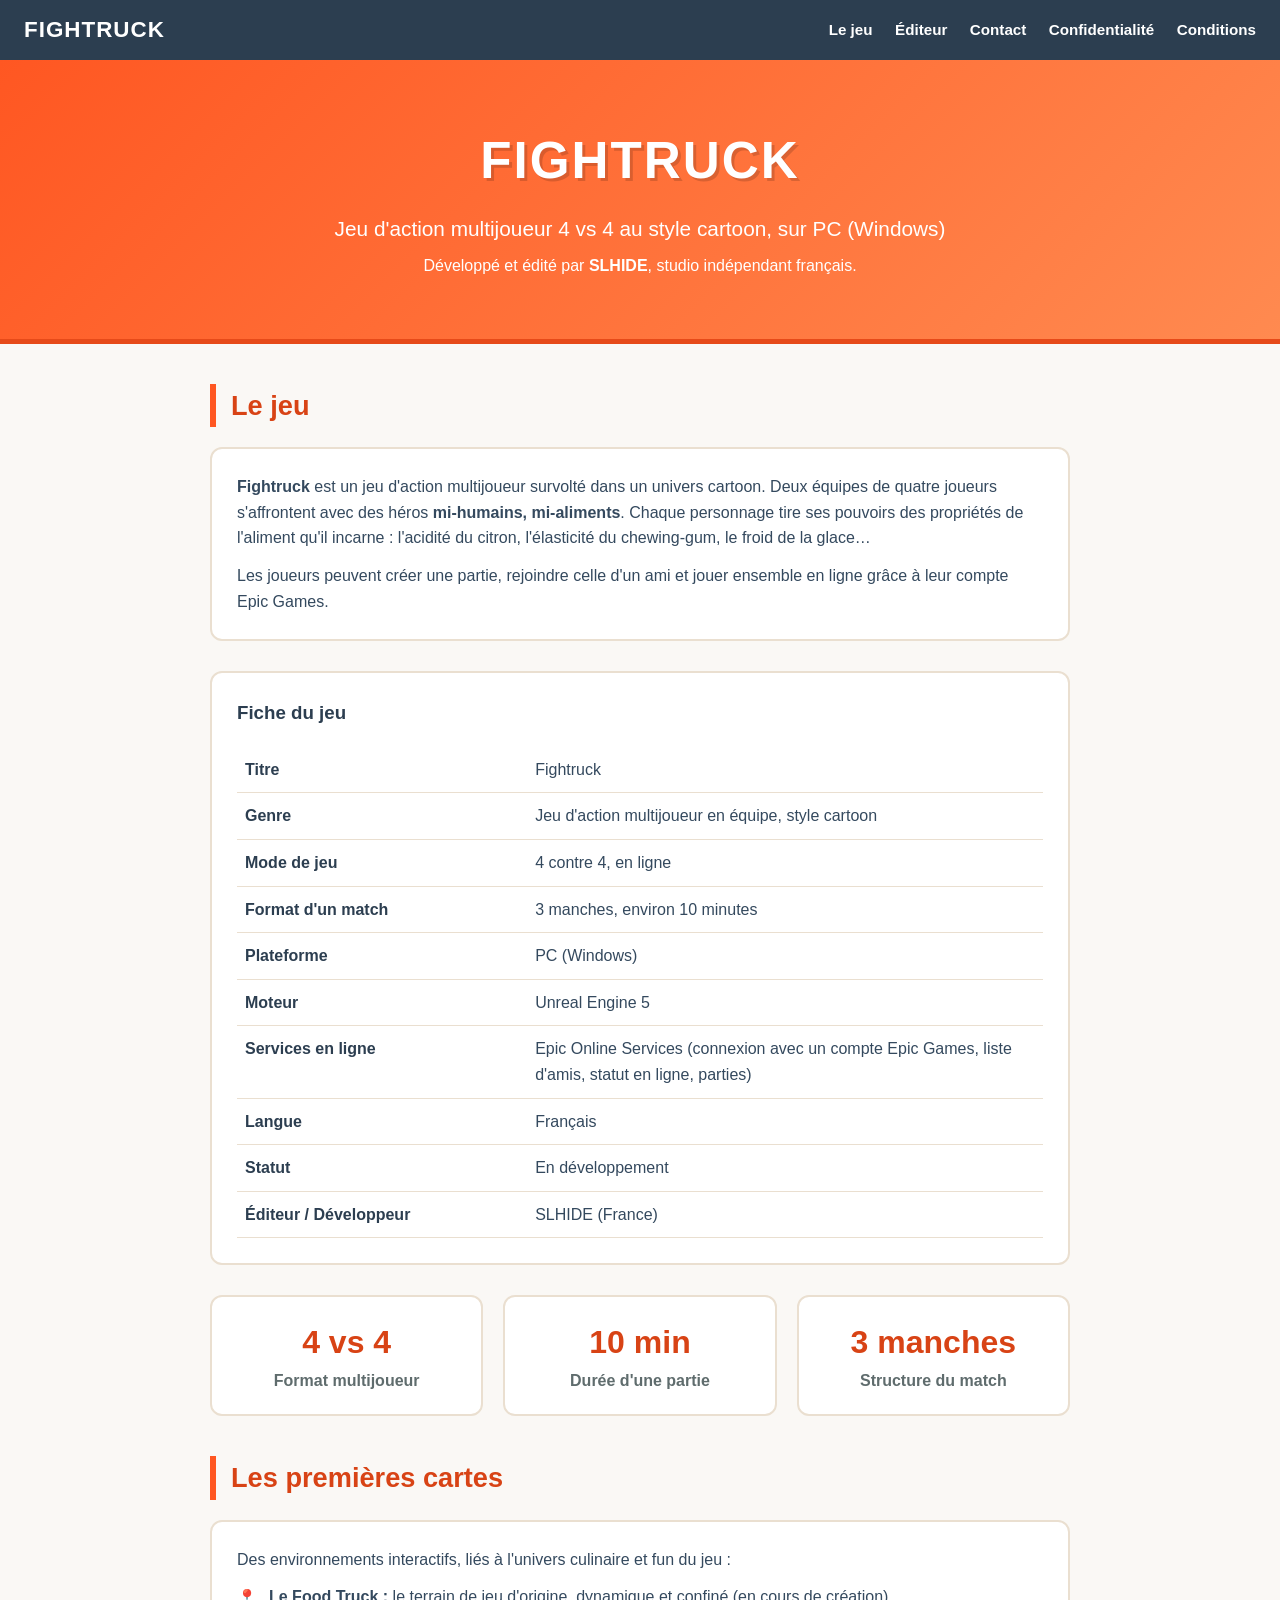
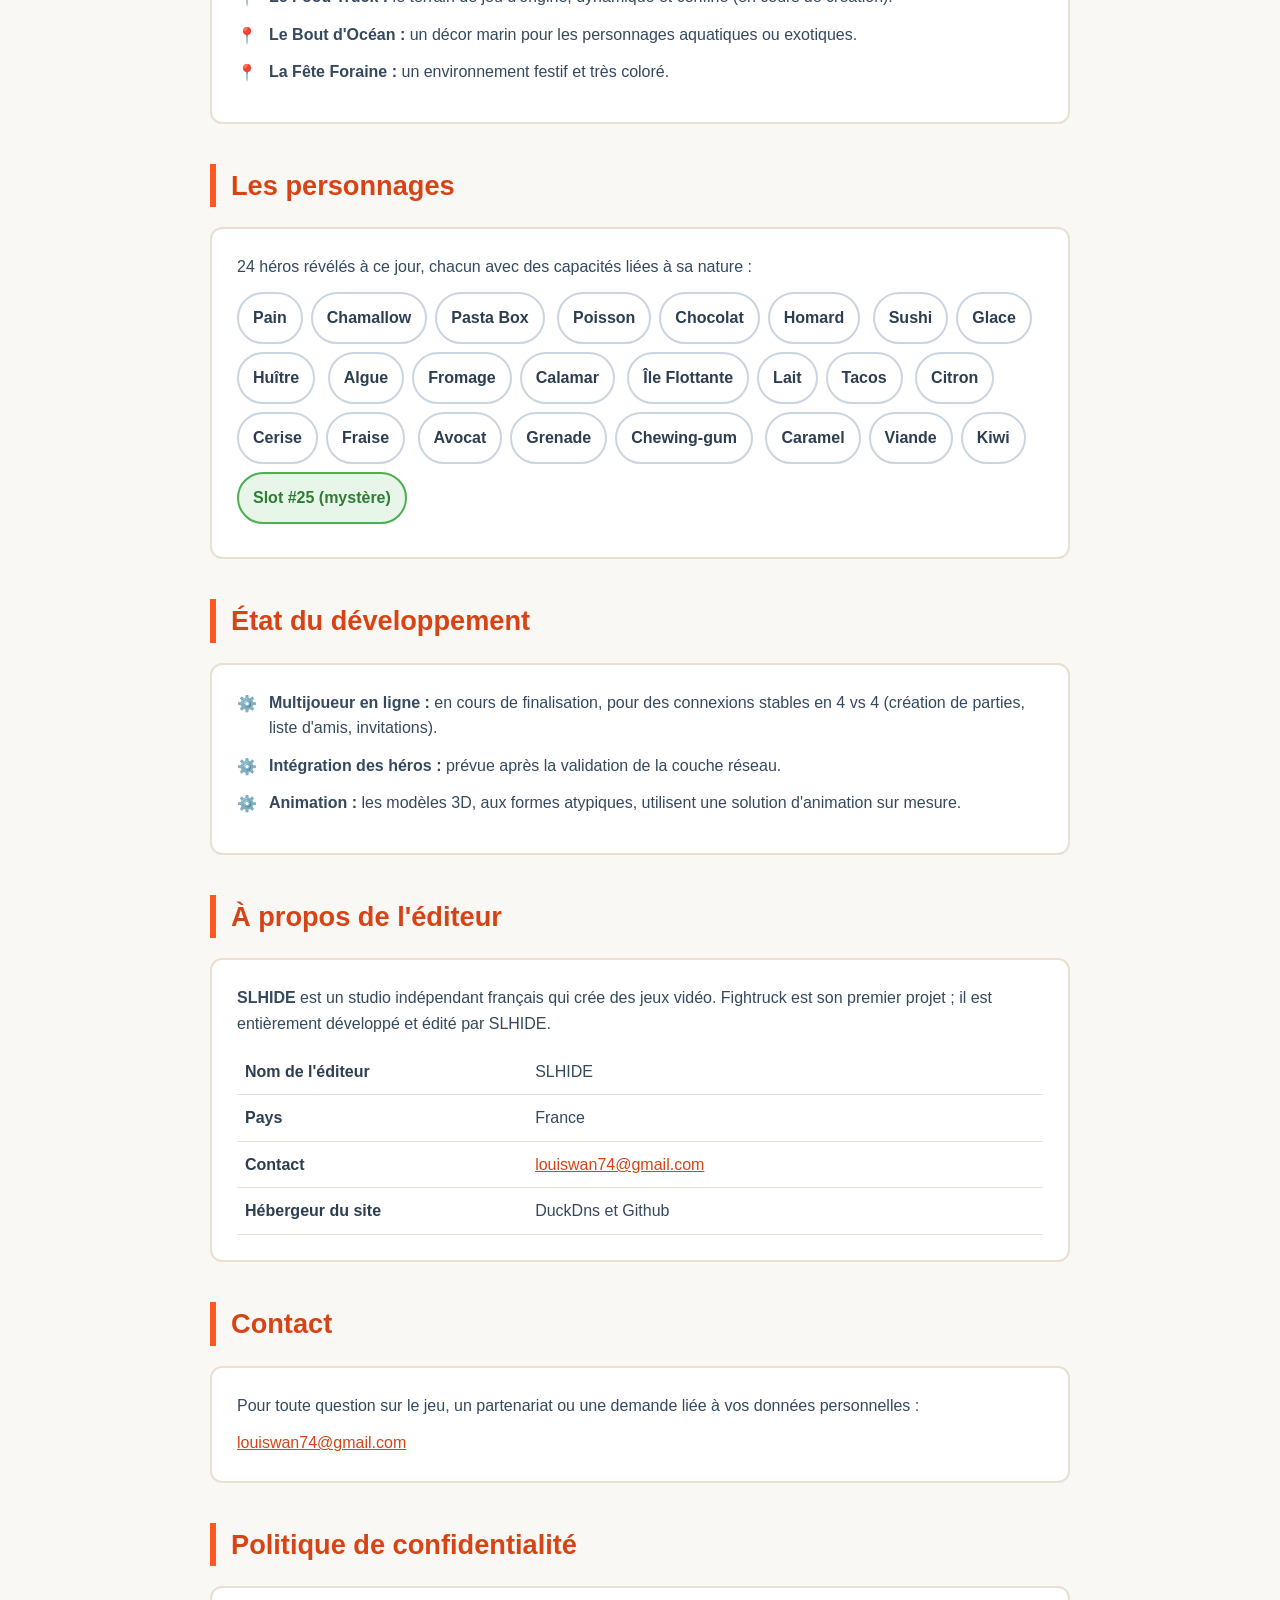
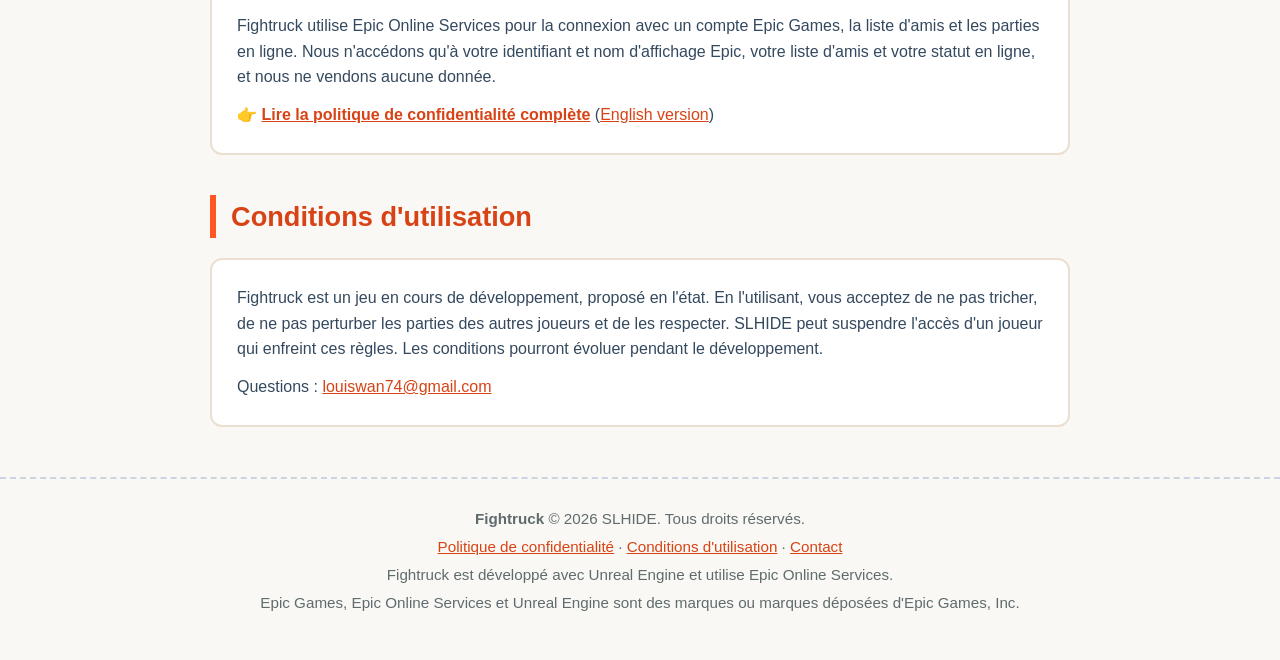
<file: index.html>
<!DOCTYPE html>
<html lang="fr">
<head>
  <meta charset="UTF-8">
  <meta name="viewport" content="width=device-width, initial-scale=1.0">
  <title>Fightruck – Jeu d'action multijoueur cartoon 4 vs 4 | SLHIDE</title>
  <meta name="description" content="Fightruck est un jeu d'action multijoueur 4 vs 4 au style cartoon sur PC (Windows), développé et édité par SLHIDE, studio indépendant français.">
  <meta property="og:title" content="Fightruck – Jeu d'action multijoueur cartoon 4 vs 4">
  <meta property="og:description" content="Un jeu d'action multijoueur 4 vs 4 au style cartoon, par SLHIDE.">
  <meta property="og:type" content="website">
  <link rel="stylesheet" href="style.css">
</head>
<body>
  <header class="navbar">
    <a class="brand" href="index.html">FIGHTRUCK</a>
    <nav>
      <a href="#jeu">Le jeu</a>
      <a href="#editeur">Éditeur</a>
      <a href="#contact">Contact</a>
      <a href="privacy.html">Confidentialité</a>
      <a href="#conditions">Conditions</a>
    </nav>
  </header>

  <div class="header-banner">
    <h1>FIGHTRUCK</h1>
    <p class="tagline">Jeu d'action multijoueur 4 vs 4 au style cartoon, sur PC (Windows)</p>
    <p class="by">Développé et édité par <strong>SLHIDE</strong>, studio indépendant français.</p>
  </div>

  <main class="container">

    <h2 class="section-title" id="jeu">Le jeu</h2>
    <div class="block">
      <p>
        <strong>Fightruck</strong> est un jeu d'action multijoueur survolté dans un univers cartoon.
        Deux équipes de quatre joueurs s'affrontent avec des héros <strong>mi-humains, mi-aliments</strong>.
        Chaque personnage tire ses pouvoirs des propriétés de l'aliment qu'il incarne : l'acidité du citron,
        l'élasticité du chewing-gum, le froid de la glace…
      </p>
      <p>
        Les joueurs peuvent créer une partie, rejoindre celle d'un ami et jouer ensemble en ligne
        grâce à leur compte Epic Games.
      </p>
    </div>

    <div class="block">
      <h3>Fiche du jeu</h3>
      <table class="fact-table">
        <tr><th>Titre</th><td>Fightruck</td></tr>
        <tr><th>Genre</th><td>Jeu d'action multijoueur en équipe, style cartoon</td></tr>
        <tr><th>Mode de jeu</th><td>4 contre 4, en ligne</td></tr>
        <tr><th>Format d'un match</th><td>3 manches, environ 10 minutes</td></tr>
        <tr><th>Plateforme</th><td>PC (Windows)</td></tr>
        <tr><th>Moteur</th><td>Unreal Engine 5</td></tr>
        <tr><th>Services en ligne</th><td>Epic Online Services (connexion avec un compte Epic Games, liste d'amis, statut en ligne, parties)</td></tr>
        <tr><th>Langue</th><td>Français</td></tr>
        <tr><th>Statut</th><td>En développement</td></tr>
        <tr><th>Éditeur / Développeur</th><td>SLHIDE (France)</td></tr>
      </table>
    </div>

    <div class="grid">
      <div class="stat-box"><strong>4 vs 4</strong><span>Format multijoueur</span></div>
      <div class="stat-box"><strong>10 min</strong><span>Durée d'une partie</span></div>
      <div class="stat-box"><strong>3 manches</strong><span>Structure du match</span></div>
    </div>

    <h2 class="section-title">Les premières cartes</h2>
    <div class="block">
      <p>Des environnements interactifs, liés à l'univers culinaire et fun du jeu :</p>
      <ul class="list maps">
        <li><strong>Le Food Truck :</strong> le terrain de jeu d'origine, dynamique et confiné (en cours de création).</li>
        <li><strong>Le Bout d'Océan :</strong> un décor marin pour les personnages aquatiques ou exotiques.</li>
        <li><strong>La Fête Foraine :</strong> un environnement festif et très coloré.</li>
      </ul>
    </div>

    <h2 class="section-title">Les personnages</h2>
    <div class="block">
      <p>24 héros révélés à ce jour, chacun avec des capacités liées à sa nature :</p>
      <div class="tag-container">
        <span class="tag">Pain</span><span class="tag">Chamallow</span><span class="tag">Pasta Box</span>
        <span class="tag">Poisson</span><span class="tag">Chocolat</span><span class="tag">Homard</span>
        <span class="tag">Sushi</span><span class="tag">Glace</span><span class="tag">Huître</span>
        <span class="tag">Algue</span><span class="tag">Fromage</span><span class="tag">Calamar</span>
        <span class="tag">Île Flottante</span><span class="tag">Lait</span><span class="tag">Tacos</span>
        <span class="tag">Citron</span><span class="tag">Cerise</span><span class="tag">Fraise</span>
        <span class="tag">Avocat</span><span class="tag">Grenade</span><span class="tag">Chewing-gum</span>
        <span class="tag">Caramel</span><span class="tag">Viande</span><span class="tag">Kiwi</span>
        <span class="tag tag-highlight">Slot #25 (mystère)</span>
      </div>
    </div>

    <h2 class="section-title">État du développement</h2>
    <div class="block">
      <ul class="list dev">
        <li><strong>Multijoueur en ligne :</strong> en cours de finalisation, pour des connexions stables en 4 vs 4 (création de parties, liste d'amis, invitations).</li>
        <li><strong>Intégration des héros :</strong> prévue après la validation de la couche réseau.</li>
        <li><strong>Animation :</strong> les modèles 3D, aux formes atypiques, utilisent une solution d'animation sur mesure.</li>
      </ul>
    </div>

    <h2 class="section-title" id="editeur">À propos de l'éditeur</h2>
    <div class="block">
      <p>
        <strong>SLHIDE</strong> est un studio indépendant français qui crée des jeux vidéo.
        Fightruck est son premier projet ; il est entièrement développé et édité par SLHIDE.
      </p>
      <table class="fact-table">
        <tr><th>Nom de l'éditeur</th><td>SLHIDE</td></tr>
        <tr><th>Pays</th><td>France</td></tr>
        <tr><th>Contact</th><td><a href="mailto:louiswan74@gmail.com">louiswan74@gmail.com</a></td></tr>
        <tr><th>Hébergeur du site</th><td>DuckDns et Github</td></tr>
      </table>
    </div>

    <h2 class="section-title" id="contact">Contact</h2>
    <div class="block">
      <p>Pour toute question sur le jeu, un partenariat ou une demande liée à vos données personnelles :</p>
      <p><a href="mailto:louiswan74@gmail.com">louiswan74@gmail.com</a></p>
    </div>

    <h2 class="section-title" id="confidentialite">Politique de confidentialité</h2>
    <div class="block">
      <p>
        Fightruck utilise Epic Online Services pour la connexion avec un compte Epic Games, la liste d'amis
        et les parties en ligne. Nous n'accédons qu'à votre identifiant et nom d'affichage Epic, votre liste
        d'amis et votre statut en ligne, et nous ne vendons aucune donnée.
      </p>
      <p>
        👉 <a href="privacy.html"><strong>Lire la politique de confidentialité complète</strong></a>
        (<a href="privacy.html#en">English version</a>)
      </p>
    </div>

    <h2 class="section-title" id="conditions">Conditions d'utilisation</h2>
    <div class="block">
      <p>
        Fightruck est un jeu en cours de développement, proposé en l'état. En l'utilisant, vous acceptez de ne pas
        tricher, de ne pas perturber les parties des autres joueurs et de les respecter. SLHIDE peut suspendre
        l'accès d'un joueur qui enfreint ces règles. Les conditions pourront évoluer pendant le développement.
      </p>
      <p>Questions : <a href="mailto:louiswan74@gmail.com">louiswan74@gmail.com</a></p>
    </div>
  </main>

  <footer>
    <p><strong>Fightruck</strong> © 2026 SLHIDE. Tous droits réservés.</p>
    <p><a href="privacy.html">Politique de confidentialité</a> · <a href="#conditions">Conditions d'utilisation</a> · <a href="mailto:louiswan74@gmail.com">Contact</a></p>
    <p>Fightruck est développé avec Unreal Engine et utilise Epic Online Services.</p>
    <p>Epic Games, Epic Online Services et Unreal Engine sont des marques ou marques déposées d'Epic Games, Inc.</p>
  </footer>
</body>
</html>
</file>
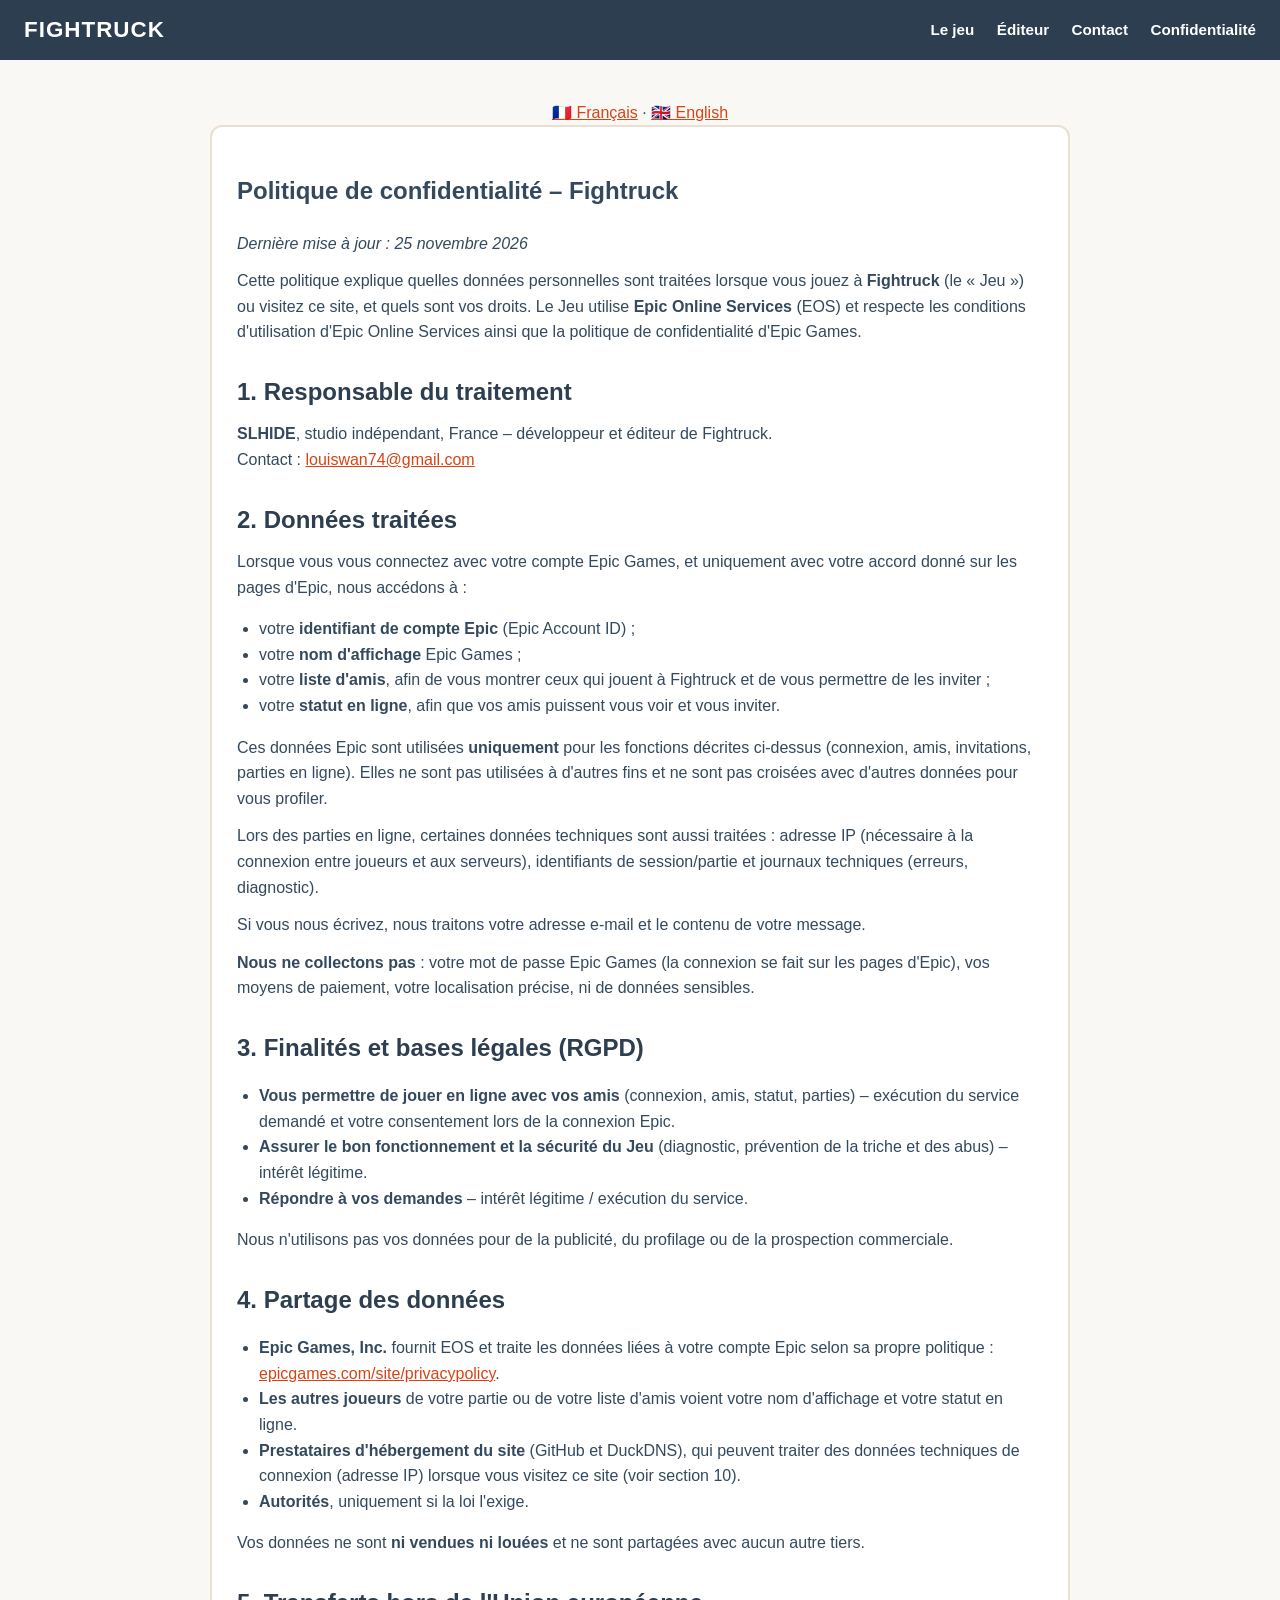
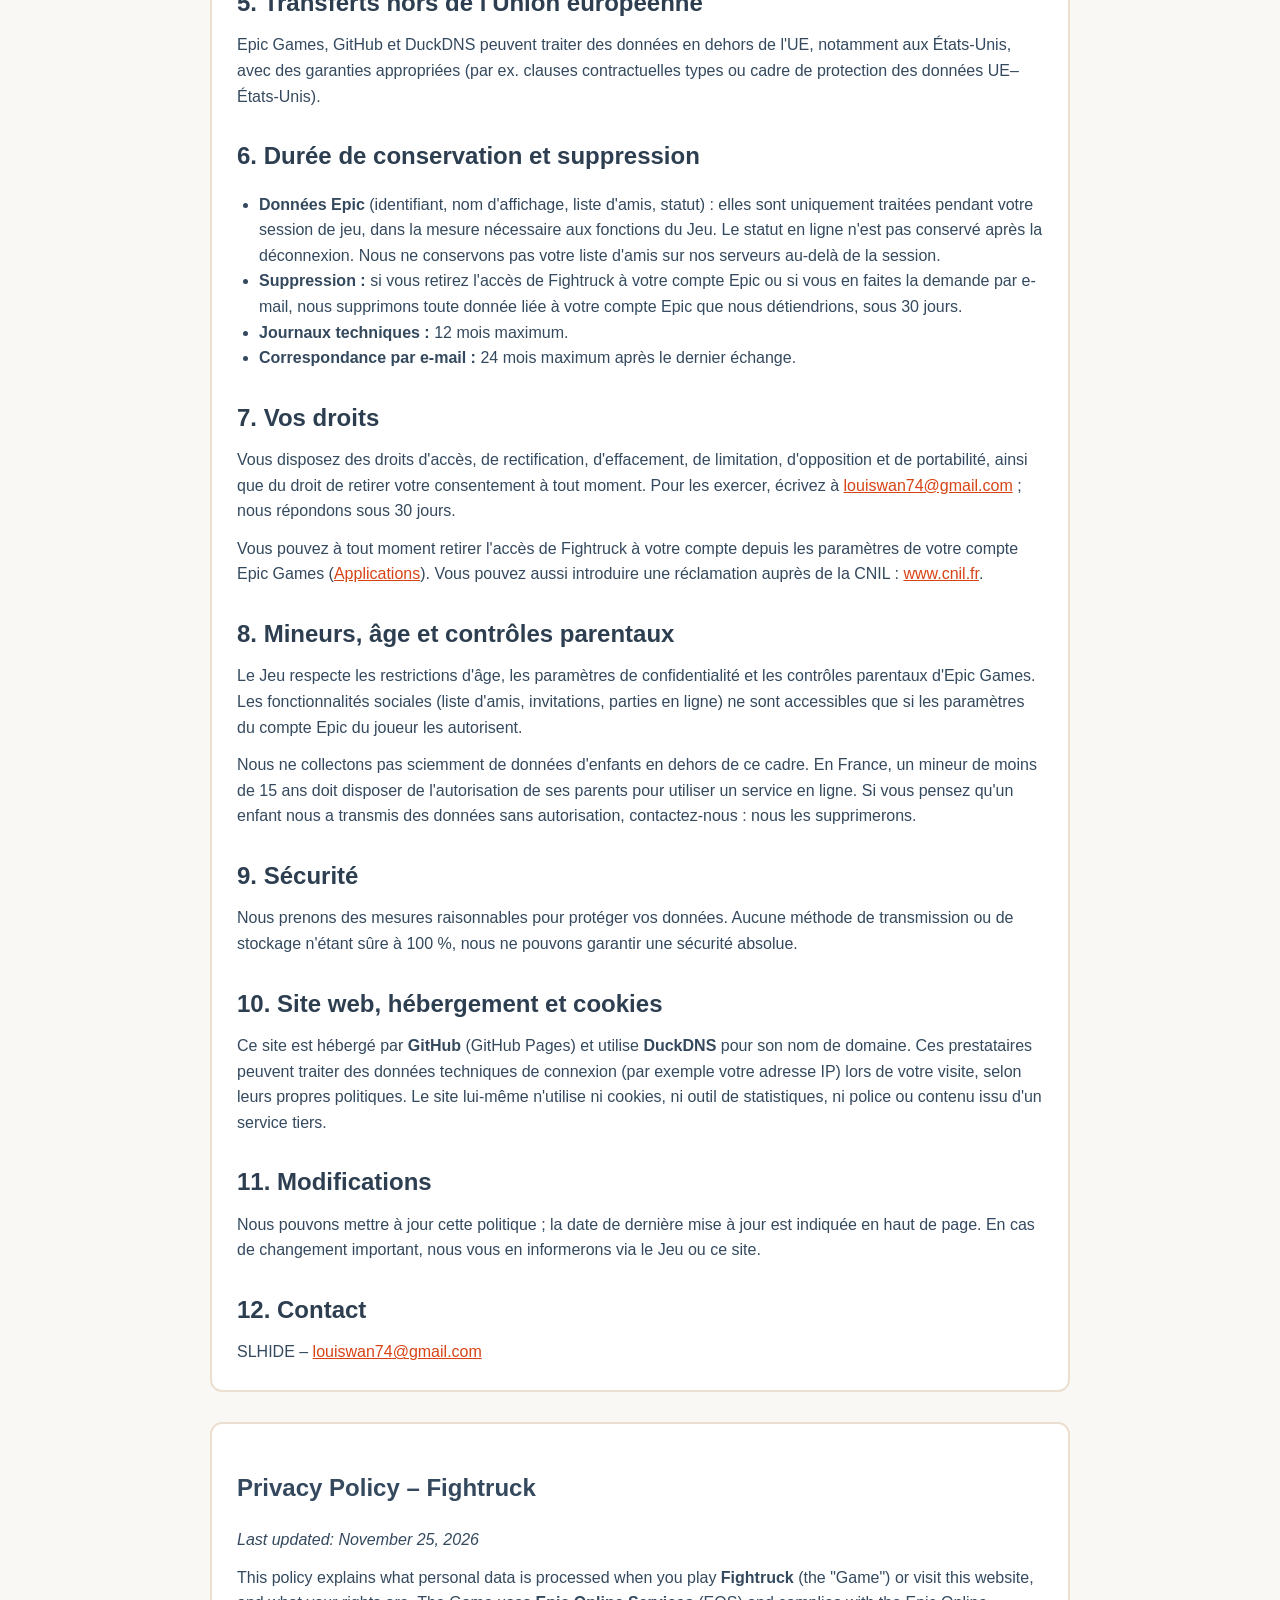
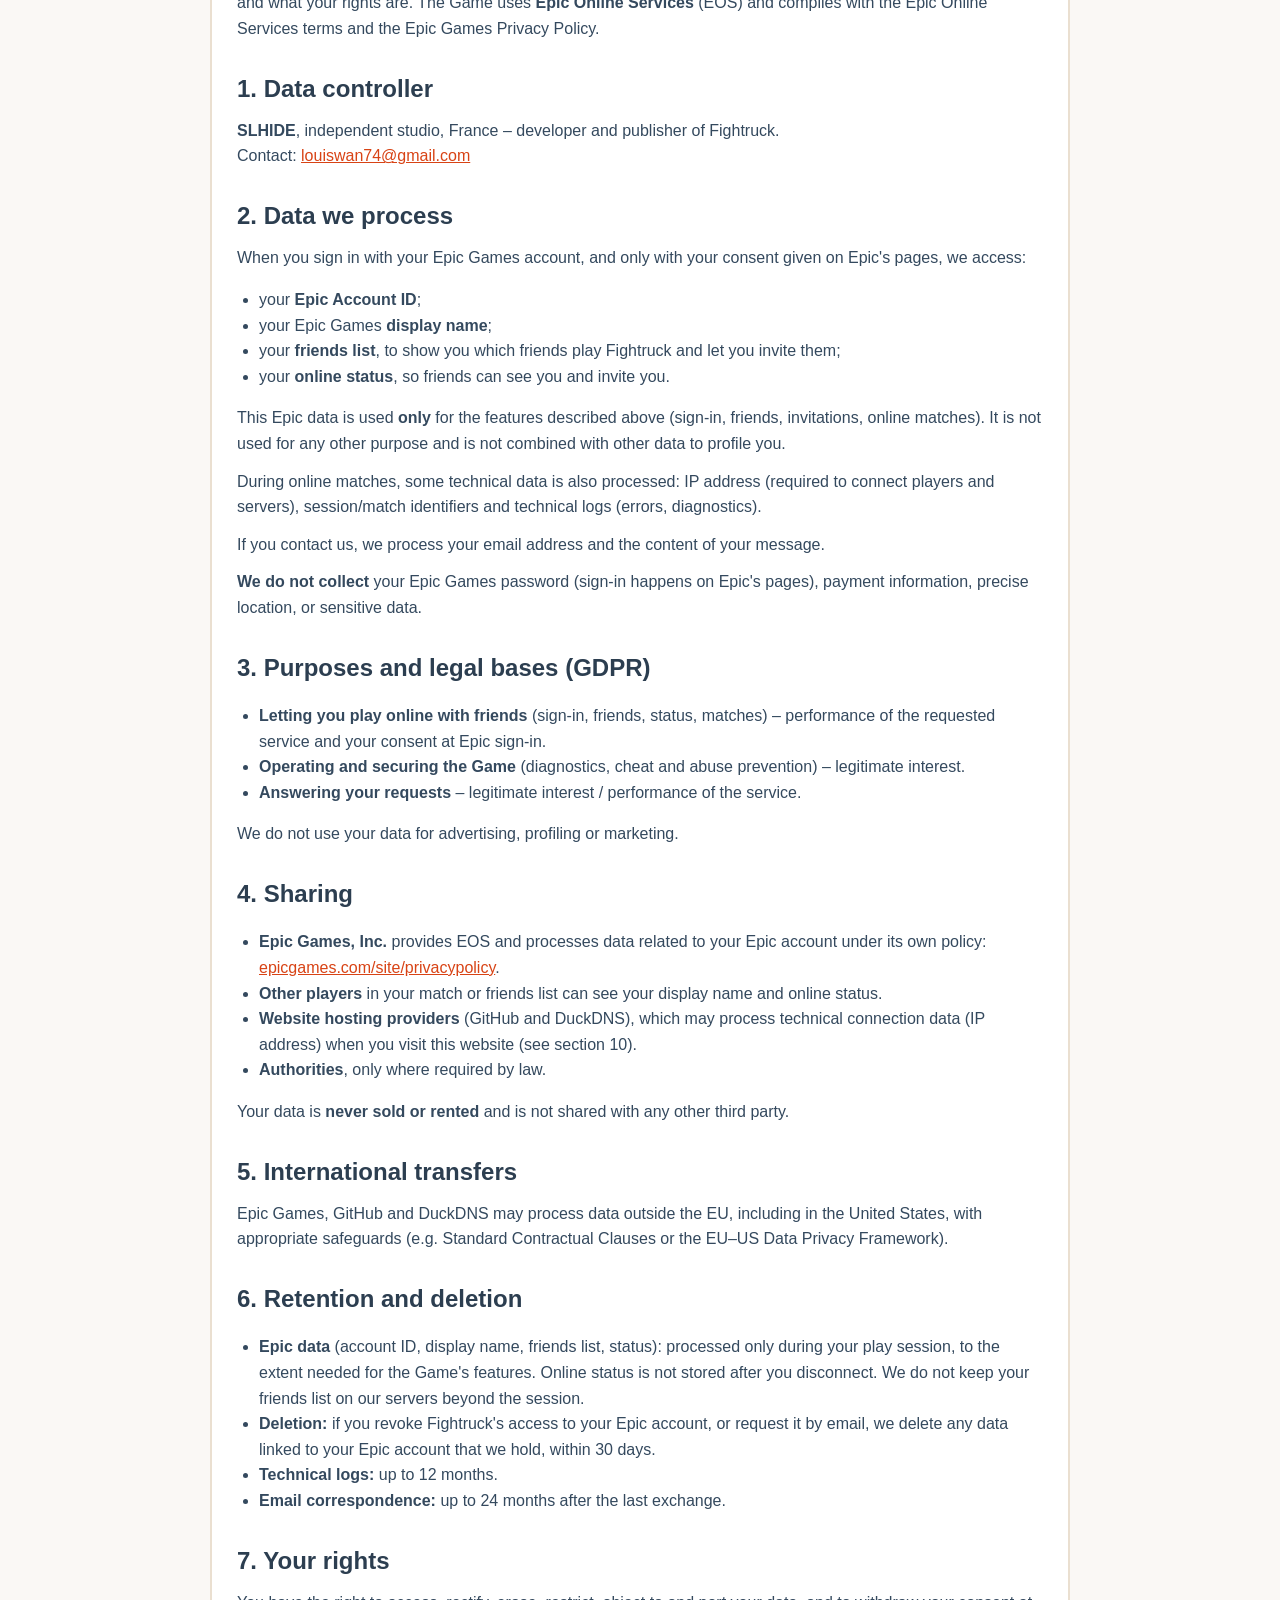
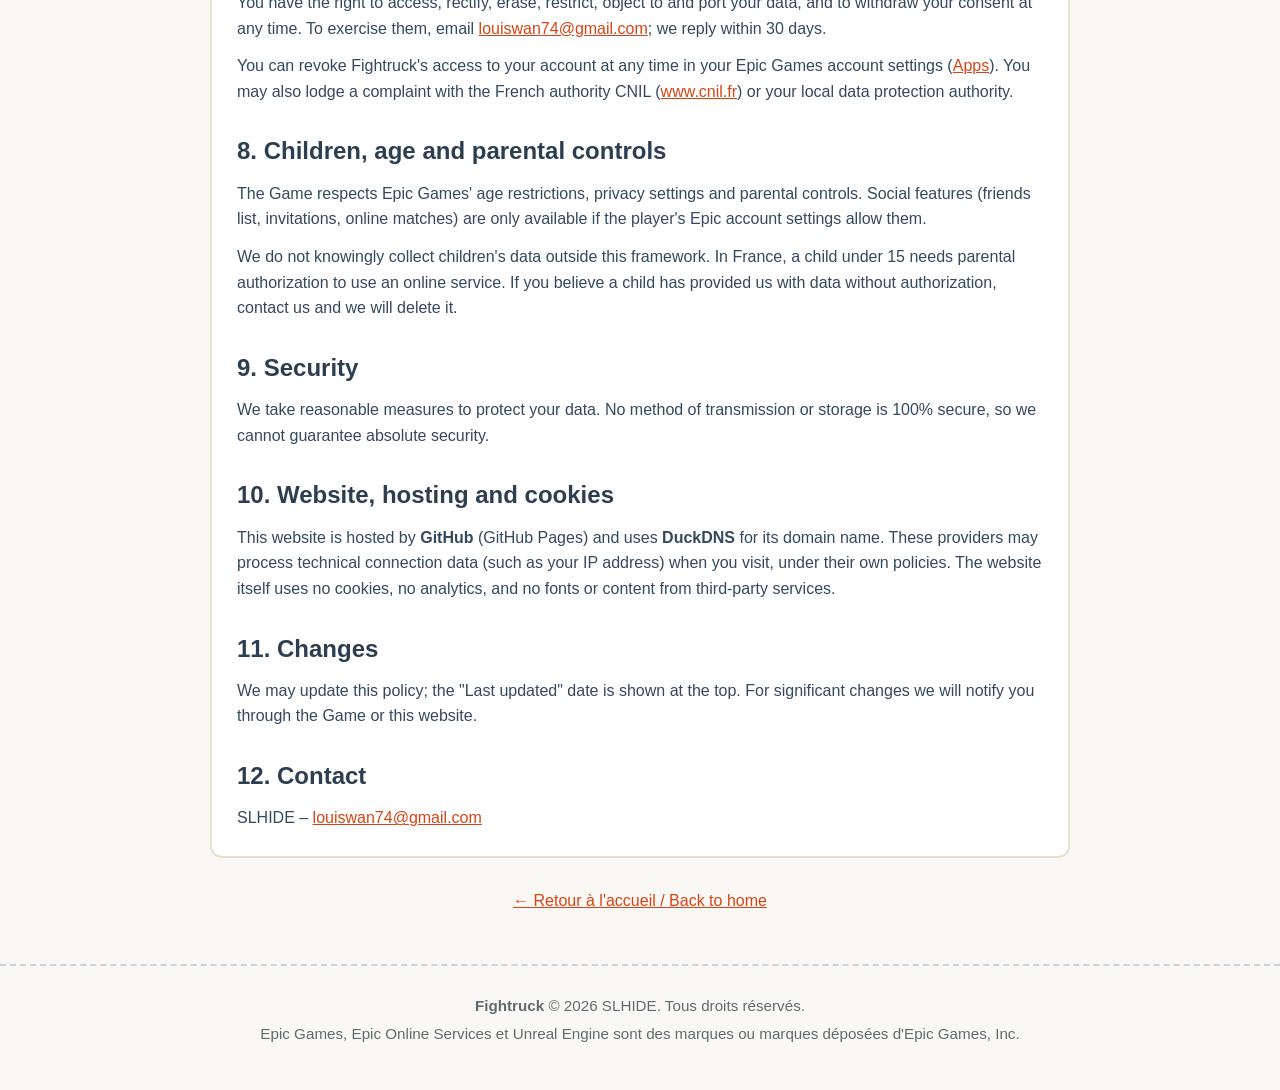
<file: privacy.html>
<!DOCTYPE html>
<html lang="fr">
<head>
  <meta charset="UTF-8">
  <meta name="viewport" content="width=device-width, initial-scale=1.0">
  <title>Politique de confidentialité / Privacy Policy – Fightruck | SLHIDE</title>
  <meta name="description" content="Politique de confidentialité du jeu Fightruck, édité par SLHIDE. Privacy Policy of the game Fightruck by SLHIDE.">
  <link rel="stylesheet" href="style.css">
</head>
<body>
  <header class="navbar">
    <a class="brand" href="index.html">FIGHTRUCK</a>
    <nav>
      <a href="index.html#jeu">Le jeu</a>
      <a href="index.html#editeur">Éditeur</a>
      <a href="index.html#contact">Contact</a>
      <a href="privacy.html">Confidentialité</a>
    </nav>
  </header>

  <main class="container policy">
    <p class="lang-switch"><a href="#fr">🇫🇷 Français</a> · <a href="#en">🇬🇧 English</a></p>

    <!-- ===================== FRANÇAIS ===================== -->
    <section id="fr" class="block">
      <h1>Politique de confidentialité – Fightruck</h1>
      <p><em>Dernière mise à jour : 25 novembre 2026</em></p>

      <p>
        Cette politique explique quelles données personnelles sont traitées lorsque vous jouez à
        <strong>Fightruck</strong> (le « Jeu ») ou visitez ce site, et quels sont vos droits.
        Le Jeu utilise <strong>Epic Online Services</strong> (EOS) et respecte les conditions d'utilisation
        d'Epic Online Services ainsi que la politique de confidentialité d'Epic Games.
      </p>

      <h2>1. Responsable du traitement</h2>
      <p>
        <strong>SLHIDE</strong>, studio indépendant, France – développeur et éditeur de Fightruck.<br>
        Contact : <a href="mailto:louiswan74@gmail.com">louiswan74@gmail.com</a>
      </p>

      <h2>2. Données traitées</h2>
      <p>Lorsque vous vous connectez avec votre compte Epic Games, et uniquement avec votre accord donné sur les pages d'Epic, nous accédons à :</p>
      <ul>
        <li>votre <strong>identifiant de compte Epic</strong> (Epic Account ID) ;</li>
        <li>votre <strong>nom d'affichage</strong> Epic Games ;</li>
        <li>votre <strong>liste d'amis</strong>, afin de vous montrer ceux qui jouent à Fightruck et de vous permettre de les inviter ;</li>
        <li>votre <strong>statut en ligne</strong>, afin que vos amis puissent vous voir et vous inviter.</li>
      </ul>
      <p>
        Ces données Epic sont utilisées <strong>uniquement</strong> pour les fonctions décrites ci-dessus
        (connexion, amis, invitations, parties en ligne). Elles ne sont pas utilisées à d'autres fins
        et ne sont pas croisées avec d'autres données pour vous profiler.
      </p>
      <p>Lors des parties en ligne, certaines données techniques sont aussi traitées : adresse IP (nécessaire à la connexion entre joueurs et aux serveurs), identifiants de session/partie et journaux techniques (erreurs, diagnostic).</p>
      <p>Si vous nous écrivez, nous traitons votre adresse e-mail et le contenu de votre message.</p>
      <p><strong>Nous ne collectons pas</strong> : votre mot de passe Epic Games (la connexion se fait sur les pages d'Epic), vos moyens de paiement, votre localisation précise, ni de données sensibles.</p>

      <h2>3. Finalités et bases légales (RGPD)</h2>
      <ul>
        <li><strong>Vous permettre de jouer en ligne avec vos amis</strong> (connexion, amis, statut, parties) – exécution du service demandé et votre consentement lors de la connexion Epic.</li>
        <li><strong>Assurer le bon fonctionnement et la sécurité du Jeu</strong> (diagnostic, prévention de la triche et des abus) – intérêt légitime.</li>
        <li><strong>Répondre à vos demandes</strong> – intérêt légitime / exécution du service.</li>
      </ul>
      <p>Nous n'utilisons pas vos données pour de la publicité, du profilage ou de la prospection commerciale.</p>

      <h2>4. Partage des données</h2>
      <ul>
        <li><strong>Epic Games, Inc.</strong> fournit EOS et traite les données liées à votre compte Epic selon sa propre politique : <a href="https://www.epicgames.com/site/privacypolicy" target="_blank" rel="noopener">epicgames.com/site/privacypolicy</a>.</li>
        <li><strong>Les autres joueurs</strong> de votre partie ou de votre liste d'amis voient votre nom d'affichage et votre statut en ligne.</li>
        <li><strong>Prestataires d'hébergement du site</strong> (GitHub et DuckDNS), qui peuvent traiter des données techniques de connexion (adresse IP) lorsque vous visitez ce site (voir section 10).</li>
        <li><strong>Autorités</strong>, uniquement si la loi l'exige.</li>
      </ul>
      <p>Vos données ne sont <strong>ni vendues ni louées</strong> et ne sont partagées avec aucun autre tiers.</p>

      <h2>5. Transferts hors de l'Union européenne</h2>
      <p>Epic Games, GitHub et DuckDNS peuvent traiter des données en dehors de l'UE, notamment aux États-Unis, avec des garanties appropriées (par ex. clauses contractuelles types ou cadre de protection des données UE–États-Unis).</p>

      <h2>6. Durée de conservation et suppression</h2>
      <ul>
        <li><strong>Données Epic</strong> (identifiant, nom d'affichage, liste d'amis, statut) : elles sont uniquement traitées pendant votre session de jeu, dans la mesure nécessaire aux fonctions du Jeu. Le statut en ligne n'est pas conservé après la déconnexion. Nous ne conservons pas votre liste d'amis sur nos serveurs au-delà de la session.</li>
        <li><strong>Suppression :</strong> si vous retirez l'accès de Fightruck à votre compte Epic ou si vous en faites la demande par e-mail, nous supprimons toute donnée liée à votre compte Epic que nous détiendrions, sous 30 jours.</li>
        <li><strong>Journaux techniques :</strong> 12 mois maximum.</li>
        <li><strong>Correspondance par e-mail :</strong> 24 mois maximum après le dernier échange.</li>
      </ul>

      <h2>7. Vos droits</h2>
      <p>
        Vous disposez des droits d'accès, de rectification, d'effacement, de limitation, d'opposition et de portabilité,
        ainsi que du droit de retirer votre consentement à tout moment. Pour les exercer, écrivez à
        <a href="mailto:louiswan74@gmail.com">louiswan74@gmail.com</a> ; nous répondons sous 30 jours.
      </p>
      <p>
        Vous pouvez à tout moment retirer l'accès de Fightruck à votre compte depuis les paramètres de votre compte Epic Games
        (<a href="https://www.epicgames.com/account/connections" target="_blank" rel="noopener">Applications</a>).
        Vous pouvez aussi introduire une réclamation auprès de la CNIL : <a href="https://www.cnil.fr" target="_blank" rel="noopener">www.cnil.fr</a>.
      </p>

      <h2>8. Mineurs, âge et contrôles parentaux</h2>
      <p>
        Le Jeu respecte les restrictions d'âge, les paramètres de confidentialité et les contrôles parentaux d'Epic Games.
        Les fonctionnalités sociales (liste d'amis, invitations, parties en ligne) ne sont accessibles que si les paramètres
        du compte Epic du joueur les autorisent.
      </p>
      <p>
        Nous ne collectons pas sciemment de données d'enfants en dehors de ce cadre. En France, un mineur de moins de 15 ans
        doit disposer de l'autorisation de ses parents pour utiliser un service en ligne. Si vous pensez qu'un enfant nous a
        transmis des données sans autorisation, contactez-nous : nous les supprimerons.
      </p>

      <h2>9. Sécurité</h2>
      <p>Nous prenons des mesures raisonnables pour protéger vos données. Aucune méthode de transmission ou de stockage n'étant sûre à 100 %, nous ne pouvons garantir une sécurité absolue.</p>

      <h2>10. Site web, hébergement et cookies</h2>
      <p>
        Ce site est hébergé par <strong>GitHub</strong> (GitHub Pages) et utilise <strong>DuckDNS</strong> pour son nom de domaine.
        Ces prestataires peuvent traiter des données techniques de connexion (par exemple votre adresse IP) lors de votre visite,
        selon leurs propres politiques. Le site lui-même n'utilise ni cookies, ni outil de statistiques, ni police ou
        contenu issu d'un service tiers.
      </p>

      <h2>11. Modifications</h2>
      <p>Nous pouvons mettre à jour cette politique ; la date de dernière mise à jour est indiquée en haut de page. En cas de changement important, nous vous en informerons via le Jeu ou ce site.</p>

      <h2>12. Contact</h2>
      <p>SLHIDE – <a href="mailto:louiswan74@gmail.com">louiswan74@gmail.com</a></p>
    </section>

    <!-- ===================== ENGLISH ===================== -->
    <section id="en" class="block">
      <h1>Privacy Policy – Fightruck</h1>
      <p><em>Last updated: November 25, 2026</em></p>

      <p>
        This policy explains what personal data is processed when you play <strong>Fightruck</strong> (the "Game")
        or visit this website, and what your rights are. The Game uses <strong>Epic Online Services</strong> (EOS)
        and complies with the Epic Online Services terms and the Epic Games Privacy Policy.
      </p>

      <h2>1. Data controller</h2>
      <p><strong>SLHIDE</strong>, independent studio, France – developer and publisher of Fightruck.<br>
      Contact: <a href="mailto:louiswan74@gmail.com">louiswan74@gmail.com</a></p>

      <h2>2. Data we process</h2>
      <p>When you sign in with your Epic Games account, and only with your consent given on Epic's pages, we access:</p>
      <ul>
        <li>your <strong>Epic Account ID</strong>;</li>
        <li>your Epic Games <strong>display name</strong>;</li>
        <li>your <strong>friends list</strong>, to show you which friends play Fightruck and let you invite them;</li>
        <li>your <strong>online status</strong>, so friends can see you and invite you.</li>
      </ul>
      <p>
        This Epic data is used <strong>only</strong> for the features described above (sign-in, friends, invitations,
        online matches). It is not used for any other purpose and is not combined with other data to profile you.
      </p>
      <p>During online matches, some technical data is also processed: IP address (required to connect players and servers), session/match identifiers and technical logs (errors, diagnostics).</p>
      <p>If you contact us, we process your email address and the content of your message.</p>
      <p><strong>We do not collect</strong> your Epic Games password (sign-in happens on Epic's pages), payment information, precise location, or sensitive data.</p>

      <h2>3. Purposes and legal bases (GDPR)</h2>
      <ul>
        <li><strong>Letting you play online with friends</strong> (sign-in, friends, status, matches) – performance of the requested service and your consent at Epic sign-in.</li>
        <li><strong>Operating and securing the Game</strong> (diagnostics, cheat and abuse prevention) – legitimate interest.</li>
        <li><strong>Answering your requests</strong> – legitimate interest / performance of the service.</li>
      </ul>
      <p>We do not use your data for advertising, profiling or marketing.</p>

      <h2>4. Sharing</h2>
      <ul>
        <li><strong>Epic Games, Inc.</strong> provides EOS and processes data related to your Epic account under its own policy: <a href="https://www.epicgames.com/site/privacypolicy" target="_blank" rel="noopener">epicgames.com/site/privacypolicy</a>.</li>
        <li><strong>Other players</strong> in your match or friends list can see your display name and online status.</li>
        <li><strong>Website hosting providers</strong> (GitHub and DuckDNS), which may process technical connection data (IP address) when you visit this website (see section 10).</li>
        <li><strong>Authorities</strong>, only where required by law.</li>
      </ul>
      <p>Your data is <strong>never sold or rented</strong> and is not shared with any other third party.</p>

      <h2>5. International transfers</h2>
      <p>Epic Games, GitHub and DuckDNS may process data outside the EU, including in the United States, with appropriate safeguards (e.g. Standard Contractual Clauses or the EU–US Data Privacy Framework).</p>

      <h2>6. Retention and deletion</h2>
      <ul>
        <li><strong>Epic data</strong> (account ID, display name, friends list, status): processed only during your play session, to the extent needed for the Game's features. Online status is not stored after you disconnect. We do not keep your friends list on our servers beyond the session.</li>
        <li><strong>Deletion:</strong> if you revoke Fightruck's access to your Epic account, or request it by email, we delete any data linked to your Epic account that we hold, within 30 days.</li>
        <li><strong>Technical logs:</strong> up to 12 months.</li>
        <li><strong>Email correspondence:</strong> up to 24 months after the last exchange.</li>
      </ul>

      <h2>7. Your rights</h2>
      <p>You have the right to access, rectify, erase, restrict, object to and port your data, and to withdraw your consent at any time. To exercise them, email <a href="mailto:louiswan74@gmail.com">louiswan74@gmail.com</a>; we reply within 30 days.</p>
      <p>You can revoke Fightruck's access to your account at any time in your Epic Games account settings (<a href="https://www.epicgames.com/account/connections" target="_blank" rel="noopener">Apps</a>). You may also lodge a complaint with the French authority CNIL (<a href="https://www.cnil.fr" target="_blank" rel="noopener">www.cnil.fr</a>) or your local data protection authority.</p>

      <h2>8. Children, age and parental controls</h2>
      <p>
        The Game respects Epic Games' age restrictions, privacy settings and parental controls. Social features
        (friends list, invitations, online matches) are only available if the player's Epic account settings allow them.
      </p>
      <p>
        We do not knowingly collect children's data outside this framework. In France, a child under 15 needs parental
        authorization to use an online service. If you believe a child has provided us with data without authorization,
        contact us and we will delete it.
      </p>

      <h2>9. Security</h2>
      <p>We take reasonable measures to protect your data. No method of transmission or storage is 100% secure, so we cannot guarantee absolute security.</p>

      <h2>10. Website, hosting and cookies</h2>
      <p>
        This website is hosted by <strong>GitHub</strong> (GitHub Pages) and uses <strong>DuckDNS</strong> for its domain name.
        These providers may process technical connection data (such as your IP address) when you visit, under their own policies.
        The website itself uses no cookies, no analytics, and no fonts or content from third-party services.
      </p>

      <h2>11. Changes</h2>
      <p>We may update this policy; the "Last updated" date is shown at the top. For significant changes we will notify you through the Game or this website.</p>

      <h2>12. Contact</h2>
      <p>SLHIDE – <a href="mailto:louiswan74@gmail.com">louiswan74@gmail.com</a></p>
    </section>

    <p style="text-align:center"><a href="index.html">← Retour à l'accueil / Back to home</a></p>
  </main>

  <footer>
    <p><strong>Fightruck</strong> © 2026 SLHIDE. Tous droits réservés.</p>
    <p>Epic Games, Epic Online Services et Unreal Engine sont des marques ou marques déposées d'Epic Games, Inc.</p>
  </footer>
</body>
</html>
</file>
<file: style.css>
:root {
  --bg-color: #faf8f5;
  --primary-color: #ff5722;
  --secondary-color: #4caf50;
  --dark-color: #2c3e50;
  --text-color: #34495e;
  --card-bg: #ffffff;
  --border: #eadfd0;
  --font-title: "Trebuchet MS", "Segoe UI", Arial, sans-serif;
  --font-body: "Segoe UI", Roboto, Helvetica, Arial, sans-serif;
}
* { box-sizing: border-box; }
html { scroll-behavior: smooth; }
body { margin: 0; font-family: var(--font-body); color: var(--text-color); background: var(--bg-color); line-height: 1.6; }
a { color: #d84315; }

.navbar { position: sticky; top: 0; z-index: 10; display: flex; flex-wrap: wrap; align-items: center; justify-content: space-between; gap: 10px; padding: 12px 24px; background: var(--dark-color); color: #fff; }
.navbar .brand { font-family: var(--font-title); font-weight: 700; font-size: 1.4rem; letter-spacing: 1px; color: #fff; text-decoration: none; }
.navbar nav a { color: #fff; text-decoration: none; margin-left: 18px; font-weight: 600; font-size: .95rem; }
.navbar nav a:hover { color: #ff8a50; }

.header-banner { padding: 60px 20px; background: linear-gradient(135deg, var(--primary-color), #ff8a50); color: #fff; text-align: center; border-bottom: 5px solid #e64a19; }
.header-banner h1 { font-size: 3.2rem; margin: 0 0 10px; font-family: var(--font-title); letter-spacing: 2px; text-shadow: 3px 3px 0 rgba(0,0,0,.15); }
.header-banner .tagline { font-size: 1.3rem; margin: 0 0 8px; }
.header-banner .by { margin: 0; }
.header-banner .by a { color: #fff; font-weight: 600; }

.container { max-width: 900px; margin: 40px auto; padding: 0 20px; }
.section-title { font-size: 1.7rem; color: #d84315; border-left: 6px solid var(--primary-color); padding-left: 15px; margin: 40px 0 20px; font-family: var(--font-title); scroll-margin-top: 80px; }
.block { background: var(--card-bg); border-radius: 12px; padding: 25px; border: 2px solid var(--border); margin-bottom: 30px; }
.block h3 { margin-top: 0; color: var(--dark-color); font-family: var(--font-title); }
.block p { margin: 0 0 12px; }
.block p:last-child { margin-bottom: 0; }

.grid { display: flex; gap: 20px; flex-wrap: wrap; margin-bottom: 30px; }
.stat-box { flex: 1; min-width: 180px; background: var(--card-bg); border: 2px solid var(--border); border-radius: 12px; padding: 20px; text-align: center; }
.stat-box strong { display: block; font-size: 2rem; color: #d84315; font-family: var(--font-title); }
.stat-box span { color: #5f6c6d; font-weight: 600; }

.fact-table { width: 100%; border-collapse: collapse; }
.fact-table th, .fact-table td { text-align: left; padding: 10px 8px; border-bottom: 1px solid var(--border); vertical-align: top; }
.fact-table th { width: 36%; color: var(--dark-color); }

.list { list-style: none; padding: 0; margin: 0; }
.list li { position: relative; padding-left: 32px; margin-bottom: 12px; }
.list li::before { position: absolute; left: 0; top: 1px; }
.list.maps li::before { content: "📍"; }
.list.dev li::before { content: "⚙️"; }
.list.data li::before { content: "🔹"; }

.tag-container { margin-top: 12px; line-height: 2.5; }
.tag { display: inline-block; background: #fff; color: var(--dark-color); padding: 4px 14px; border-radius: 30px; font-weight: 600; margin: 0 8px 8px 0; border: 2px solid #cbd5e1; }
.tag-highlight { border-color: var(--secondary-color); background: #e8f5e9; color: #2e7d32; }

.policy h2 { font-family: var(--font-title); color: var(--dark-color); margin: 28px 0 10px; }
.policy ul { padding-left: 22px; }
.lang-switch { text-align: center; margin: 20px 0 0; }

footer { text-align: center; font-size: .95rem; color: #5f6c6d; border-top: 2px dashed #cbd5e1; padding: 24px 20px 40px; margin-top: 50px; }
footer p { margin: 4px 0; }
</file>
